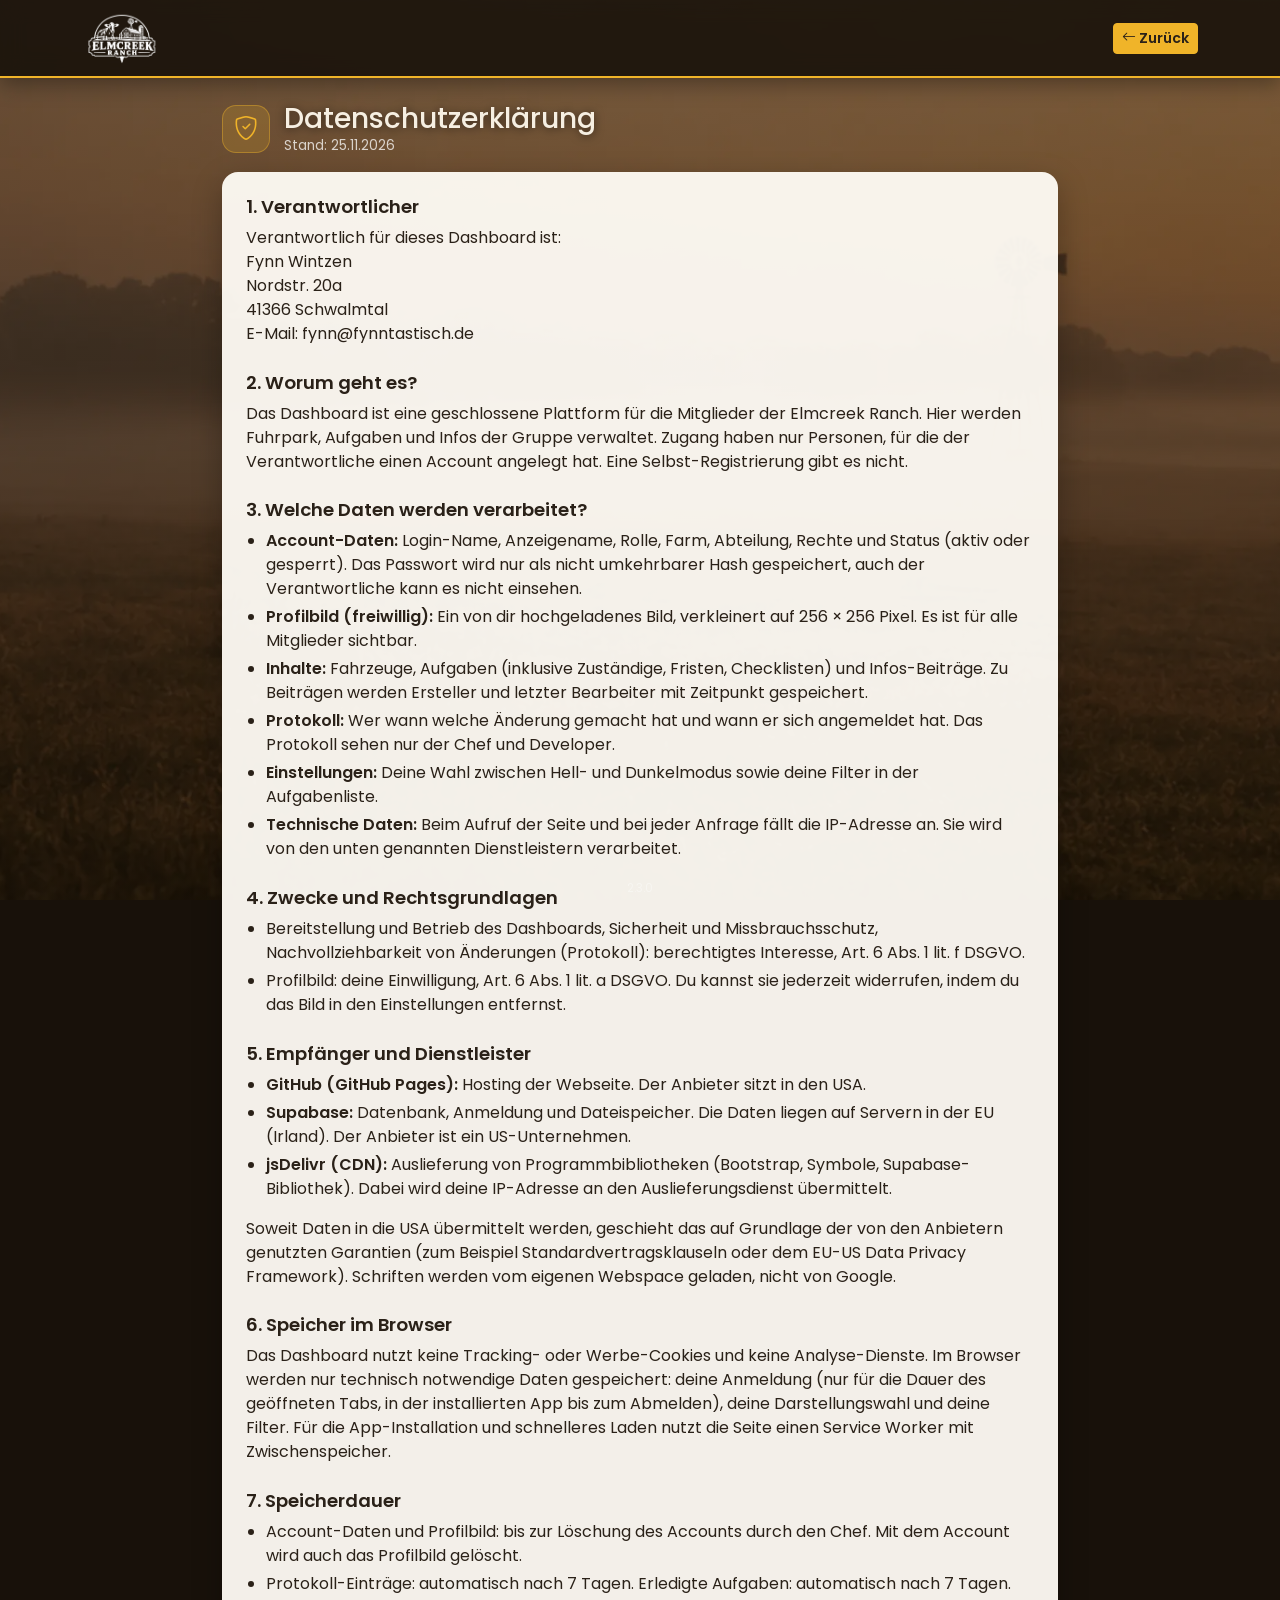
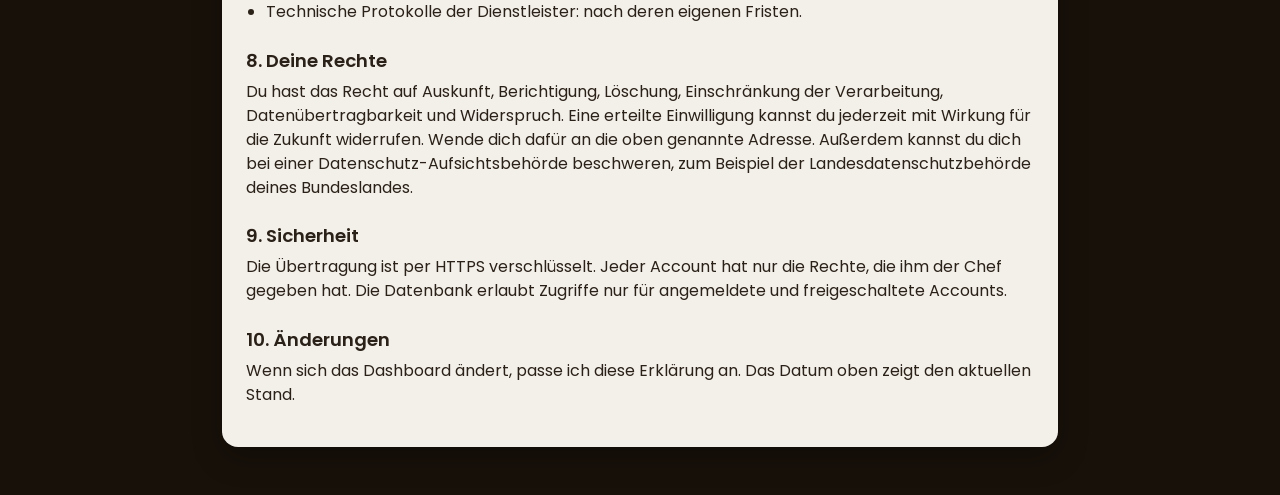
<file: datenschutz.html>
<!doctype html>
<html lang="de">
<head>
<meta charset="utf-8">
<meta name="viewport" content="width=device-width, initial-scale=1">
<title>Datenschutz – Elmcreek Ranch</title>
<link href="https://cdn.jsdelivr.net/npm/bootstrap@5.3.3/dist/css/bootstrap.min.css" rel="stylesheet">
<style>
:root{--soil:#2b2118;--field:#4f6b3a;--barn:#8c3b2a;--hay:#e0b43a;--paper:#f3efe4;--ink:#241c14}
body{background:linear-gradient(rgba(243,239,228,.9),rgba(243,239,228,.9)),url(img/bg.jpg) center/cover fixed;color:var(--ink);font-family:"Segoe UI",system-ui,sans-serif;min-height:100vh}
.topbar{background:var(--soil);color:#f3efe4;border-bottom:4px solid var(--hay)}
.topbar .btn-outline-light{--bs-btn-border-color:#8a7a66}
.brand{font-weight:700}
.btn-hay{background:var(--hay);border-color:var(--hay);color:var(--ink);font-weight:600}
.btn-hay:hover{background:#c9a02e;border-color:#c9a02e}
.btn:focus-visible{outline:3px solid var(--hay);outline-offset:2px}
.panel{background:#fff;border-radius:6px;box-shadow:0 2px 10px rgba(43,33,24,.1)}
.table th{font-weight:600;color:#6b5d4d;border-bottom-color:var(--soil)}
.role{border-radius:4px;padding:.1rem .5rem;font-size:.85rem;font-weight:600;background:#efe9d8}
.role.chef{background:var(--soil);color:var(--hay)}
.role.dev{background:var(--field);color:#fff}
.role.test{background:var(--barn);color:#fff}
.post{background:#fff;border-radius:6px;box-shadow:0 2px 10px rgba(43,33,24,.1);padding:1.25rem 1.5rem;margin-bottom:1rem}
.post h2{font-size:1.35rem}
.post .body{white-space:pre-wrap;overflow-wrap:anywhere}
.post-tile{cursor:pointer;transition:transform .15s}
.post-tile:hover{transform:translateY(-2px)}
.post-tile:focus-visible{outline:3px solid var(--hay);outline-offset:2px}
.preview{display:-webkit-box;-webkit-line-clamp:3;-webkit-box-orient:vertical;overflow:hidden;color:#4a3f33;overflow-wrap:anywhere}
#rBody{white-space:pre-wrap;overflow-wrap:anywhere}
</style>
<script src="js/theme-init.js"></script>
<link rel="stylesheet" href="css/responsive.css">
<link href="https://cdn.jsdelivr.net/npm/bootstrap-icons@1.11.3/font/bootstrap-icons.min.css" rel="stylesheet">
<link rel="stylesheet" href="css/theme.css">
<link rel="manifest" href="manifest.webmanifest">
<meta name="theme-color" content="#18110a">
<link rel="icon" type="image/png" href="img/icons/icon-192.png">
<link rel="apple-touch-icon" href="img/icons/apple-touch-icon.png">
<meta name="mobile-web-app-capable" content="yes">
<meta name="apple-mobile-web-app-capable" content="yes">
<meta name="apple-mobile-web-app-title" content="Elmcreek">
<meta name="apple-mobile-web-app-status-bar-style" content="black">
</head>
<body>
<nav class="navbar topbar" data-bs-theme="dark" aria-label="Kopfzeile"><div class="container py-1 gap-2">
  <a class="navbar-brand brand" href="uebersicht.html" title="Zur Übersicht"><img class="brand-logo" src="img/logo-nav.png" alt="Elmcreek Ranch"></a>
  <button class="btn btn-sm btn-hay ms-auto" onclick="history.length>1?history.back():location.href='index.html'"><i class="bi bi-arrow-left" aria-hidden="true"></i> Zurück</button>
</div></nav>

<main class="container py-4" style="max-width:860px">
  <div class="page-head mb-3"><span class="page-icon"><i class="bi bi-shield-check" aria-hidden="true"></i></span><div><h1 class="h3 mb-0">Datenschutzerklärung</h1><div class="page-sub">Stand: 25.11.2026</div></div></div>

  <div class="panel p-4 legal">
    <h2>1. Verantwortlicher</h2>
    <p>Verantwortlich für dieses Dashboard ist:<br>
    Fynn Wintzen<br>
    Nordstr. 20a<br>
    41366 Schwalmtal<br>
    E-Mail: fynn@fynntastisch.de</p>

    <h2>2. Worum geht es?</h2>
    <p>Das Dashboard ist eine geschlossene Plattform für die Mitglieder der Elmcreek Ranch. Hier werden Fuhrpark, Aufgaben und Infos der Gruppe verwaltet. Zugang haben nur Personen, für die der Verantwortliche einen Account angelegt hat. Eine Selbst-Registrierung gibt es nicht.</p>

    <h2>3. Welche Daten werden verarbeitet?</h2>
    <ul>
      <li><strong>Account-Daten:</strong> Login-Name, Anzeigename, Rolle, Farm, Abteilung, Rechte und Status (aktiv oder gesperrt). Das Passwort wird nur als nicht umkehrbarer Hash gespeichert, auch der Verantwortliche kann es nicht einsehen.</li>
      <li><strong>Profilbild (freiwillig):</strong> Ein von dir hochgeladenes Bild, verkleinert auf 256 × 256 Pixel. Es ist für alle Mitglieder sichtbar.</li>
      <li><strong>Inhalte:</strong> Fahrzeuge, Aufgaben (inklusive Zuständige, Fristen, Checklisten) und Infos-Beiträge. Zu Beiträgen werden Ersteller und letzter Bearbeiter mit Zeitpunkt gespeichert.</li>
      <li><strong>Protokoll:</strong> Wer wann welche Änderung gemacht hat und wann er sich angemeldet hat. Das Protokoll sehen nur der Chef und Developer.</li>
      <li><strong>Einstellungen:</strong> Deine Wahl zwischen Hell- und Dunkelmodus sowie deine Filter in der Aufgabenliste.</li>
      <li><strong>Technische Daten:</strong> Beim Aufruf der Seite und bei jeder Anfrage fällt die IP-Adresse an. Sie wird von den unten genannten Dienstleistern verarbeitet.</li>
    </ul>

    <h2>4. Zwecke und Rechtsgrundlagen</h2>
    <ul>
      <li>Bereitstellung und Betrieb des Dashboards, Sicherheit und Missbrauchsschutz, Nachvollziehbarkeit von Änderungen (Protokoll): berechtigtes Interesse, Art. 6 Abs. 1 lit. f DSGVO.</li>
      <li>Profilbild: deine Einwilligung, Art. 6 Abs. 1 lit. a DSGVO. Du kannst sie jederzeit widerrufen, indem du das Bild in den Einstellungen entfernst.</li>
    </ul>

    <h2>5. Empfänger und Dienstleister</h2>
    <ul>
      <li><strong>GitHub (GitHub Pages):</strong> Hosting der Webseite. Der Anbieter sitzt in den USA.</li>
      <li><strong>Supabase:</strong> Datenbank, Anmeldung und Dateispeicher. Die Daten liegen auf Servern in der EU (Irland). Der Anbieter ist ein US-Unternehmen.</li>
      <li><strong>jsDelivr (CDN):</strong> Auslieferung von Programmbibliotheken (Bootstrap, Symbole, Supabase-Bibliothek). Dabei wird deine IP-Adresse an den Auslieferungsdienst übermittelt.</li>
    </ul>
    <p>Soweit Daten in die USA übermittelt werden, geschieht das auf Grundlage der von den Anbietern genutzten Garantien (zum Beispiel Standardvertragsklauseln oder dem EU-US Data Privacy Framework). Schriften werden vom eigenen Webspace geladen, nicht von Google.</p>

    <h2>6. Speicher im Browser</h2>
    <p>Das Dashboard nutzt keine Tracking- oder Werbe-Cookies und keine Analyse-Dienste. Im Browser werden nur technisch notwendige Daten gespeichert: deine Anmeldung (nur für die Dauer des geöffneten Tabs, in der installierten App bis zum Abmelden), deine Darstellungswahl und deine Filter. Für die App-Installation und schnelleres Laden nutzt die Seite einen Service Worker mit Zwischenspeicher.</p>

    <h2>7. Speicherdauer</h2>
    <ul>
      <li>Account-Daten und Profilbild: bis zur Löschung des Accounts durch den Chef. Mit dem Account wird auch das Profilbild gelöscht.</li>
      <li>Protokoll-Einträge: automatisch nach 7 Tagen. Erledigte Aufgaben: automatisch nach 7 Tagen.</li>
      <li>Technische Protokolle der Dienstleister: nach deren eigenen Fristen.</li>
    </ul>

    <h2>8. Deine Rechte</h2>
    <p>Du hast das Recht auf Auskunft, Berichtigung, Löschung, Einschränkung der Verarbeitung, Datenübertragbarkeit und Widerspruch. Eine erteilte Einwilligung kannst du jederzeit mit Wirkung für die Zukunft widerrufen. Wende dich dafür an die oben genannte Adresse. Außerdem kannst du dich bei einer Datenschutz-Aufsichtsbehörde beschweren, zum Beispiel der Landesdatenschutzbehörde deines Bundeslandes.</p>

    <h2>9. Sicherheit</h2>
    <p>Die Übertragung ist per HTTPS verschlüsselt. Jeder Account hat nur die Rechte, die ihm der Chef gegeben hat. Die Datenbank erlaubt Zugriffe nur für angemeldete und freigeschaltete Accounts.</p>

    <h2>10. Änderungen</h2>
    <p>Wenn sich das Dashboard ändert, passe ich diese Erklärung an. Das Datum oben zeigt den aktuellen Stand.</p>
  </div>
</main>

<script src="js/version.js"></script>
</body>

<!-- 
                    _,)
            _..._.-;-'
         .-'     `(
        /      ;   \
       ;.' ;`  ,;  ;
      .'' ``. (  \ ;
     / f_ _L \ ;  )\
     \/|` '|\/;; <;/
    ((; \_/  (()       Fynn Wintzen - 01.11.2026
         "
-->
</html>
</file>
<file: css/responsive.css>
/* Responsive Anpassungen für Handy und Tablet (wird von allen Dashboard-Seiten geladen) */

/* Navigation und Menüleiste: siehe theme.css */

/* Tabellen werden auf dem Handy zu Karten, die Spaltenüberschriften entfallen */
@media (max-width: 575.98px) {
  .stack, .stack tbody, .stack tr { display: block; }
  .stack thead { display: none; }
  .stack tbody tr { border: 1px solid var(--line, #e0d9c6); border-radius: 12px; padding: .5rem .75rem; margin-top: .75rem; background: var(--card-bg, #fff); color: var(--surface-ink, #2a2118); }
  .stack td { display: flex; justify-content: space-between; align-items: center; gap: 1rem; border: 0; box-shadow: none; padding: .3rem 0; text-align: right; background: transparent; }
  .stack td::before { content: attr(data-label); font-size: .8rem; color: var(--surface-muted, #6b5d4d); font-weight: 600; text-align: left; }
  .stack td[data-label=""] { justify-content: flex-end; padding-top: .6rem; }
  .stack td[data-label=""]::before { display: none; }
}

/* Aufgaben: auf dem Handy nur die Listenansicht, der Umschalter Board/Liste entfällt */
@media (max-width: 767.98px) {
  .view-toggle { display: none; }
}

/* Werkzeugleisten und Ränder */
@media (max-width: 575.98px) {
  .fleet-actions input { flex: 1; min-width: 0; }
  main.container-fluid, .topbar .container-fluid { padding-left: .75rem !important; padding-right: .75rem !important; }
  .toolbar > h1 { flex: 1 1 100%; }
  .toolbar > .w-auto { flex: 1 1 45%; width: auto !important; }
  .toolbar > .btn-group { flex: 1 1 45%; }
  .toolbar > .btn-group .btn { flex: 1; }
  .toolbar > .btn-hay { flex: 1 1 100%; }
  .farm-btn { min-height: 140px; padding: 1.5rem; }
  .stat .n { font-size: 2rem; }
}

/* Touch-Geräte: größere Ziele, kein Zoomen beim Tippen in Felder */
@media (pointer: coarse) {
  .btn-sm { padding: .45rem .75rem; }
  .form-select-sm, .form-control-sm { font-size: 1rem; }
  .form-check-input { width: 1.25em; height: 1.25em; }
  .card-task { cursor: pointer; }
}

/* Update-Logs: Aufzählungspunkte immer sichtbar */
#news ul { list-style: disc outside; padding-left: 1.25rem; margin-bottom: 0; }
#news li { display: list-item; }
</file>
<file: css/theme.css>
/* Elmcreek Ranch – Abendlicht-Design (Version 2.0). Wird nach responsive.css geladen. */

/* Schriften (lokal, Dateien siehe fonts/README.txt) */
@font-face { font-family: "Poppins"; font-style: normal; font-weight: 400; font-display: swap; src: url(../fonts/poppins-400.woff2) format("woff2"); }
@font-face { font-family: "Poppins"; font-style: normal; font-weight: 500; font-display: swap; src: url(../fonts/poppins-500.woff2) format("woff2"); }
@font-face { font-family: "Poppins"; font-style: normal; font-weight: 600; font-display: swap; src: url(../fonts/poppins-600.woff2) format("woff2"); }
@font-face { font-family: "Playfair Display"; font-style: normal; font-weight: 600; font-display: swap; src: url(../fonts/playfair-display-600.woff2) format("woff2"); }
@font-face { font-family: "Playfair Display"; font-style: normal; font-weight: 700; font-display: swap; src: url(../fonts/playfair-display-700.woff2) format("woff2"); }

:root { --surface: rgba(255, 252, 246, .95); --surface-ink: #2a2118; --surface-muted: #6b5d4d; --chip-bg: #efe9d8; --card-bg: #fff; --line: #e6dcc8; --hay: #f0b429; --soil: #18110a; --ink: #2a2118; --cream: #fbf7ee; --field: #4f6b3a; --barn: #8c3b2a; --muted: #6b5d4d; }

/* Hintergrund: abgedunkeltes Foto, fest hinter allen Seiten */
html { background: #18110a; }
body { background: none; color: #f6efe2; font-family: Poppins, "Segoe UI", system-ui, -apple-system, sans-serif; min-height: 100vh; }
body::before { content: ""; position: fixed; inset: 0; z-index: -1; background: linear-gradient(rgba(18, 12, 6, .55), rgba(18, 12, 6, .74)), url(../img/bg-inner-m.webp) center / cover no-repeat; }
body.bg-farm::before { background: linear-gradient(rgba(18, 12, 6, .35), rgba(18, 12, 6, .6)), url(../img/bg-farm-m.webp) center / cover no-repeat; }
@media (min-width: 768px) {
  body::before { background: linear-gradient(rgba(18, 12, 6, .5), rgba(18, 12, 6, .72)), url(../img/bg-inner.webp) center / cover no-repeat; }
  body.bg-farm::before { background: linear-gradient(rgba(18, 12, 6, .3), rgba(18, 12, 6, .55)), url(../img/bg-farm.webp) center / cover no-repeat; }
}
main h1 { text-shadow: 0 1px 10px rgba(0, 0, 0, .55); }
.app-version { color: rgba(255, 255, 255, .55) !important; }

/* Karten, Kacheln und Spalten */
.panel, .post, .accordion, .card-task { color: var(--surface-ink); }
.modal-content { color: var(--bs-body-color); }
.panel { background: var(--surface); border-radius: 16px; box-shadow: 0 10px 30px rgba(0, 0, 0, .28); }
.post { background: var(--surface); border-radius: 16px; box-shadow: 0 10px 30px rgba(0, 0, 0, .28); }
/* Aufgaben-Spalten: dunkles Glas, damit die weißen Aufgaben-Karten hervortreten */
.col-status { background: rgba(20, 14, 8, .4); color: #fff; border: 1px solid rgba(255, 255, 255, .14); border-radius: 18px; -webkit-backdrop-filter: blur(6px); backdrop-filter: blur(6px); box-shadow: 0 10px 28px rgba(0, 0, 0, .3); }
.col-status.over { outline: 3px dashed var(--hay); }
.col-head .n { background: rgba(255, 255, 255, .2); color: #fff; }
.col-status .add { border-color: rgba(255, 255, 255, .4); color: rgba(255, 255, 255, .88); }
.col-status .add:hover { background: rgba(255, 255, 255, .12); }
.card-task { border-radius: 12px; }
.accordion { border-radius: 16px; overflow: hidden; box-shadow: 0 10px 30px rgba(0, 0, 0, .28); }
.modal-content { border: 0; border-radius: 18px; }
.modal-header, .modal-footer { border-color: #eee5d3; }

/* Buttons */
.btn-hay { background: var(--hay); border-color: var(--hay); color: var(--ink); font-weight: 600; }
.btn-hay:hover, .btn-hay:focus-visible { background: #ffc43a; border-color: #ffc43a; color: var(--ink); }
.toolbar .btn-outline-dark, .btn-group.view-toggle .btn-outline-dark {
  --bs-btn-color: #fff; --bs-btn-border-color: rgba(255, 255, 255, .45);
  --bs-btn-hover-bg: rgba(255, 255, 255, .15); --bs-btn-hover-color: #fff; --bs-btn-hover-border-color: #fff;
  --bs-btn-active-bg: var(--hay); --bs-btn-active-color: var(--ink); --bs-btn-active-border-color: var(--hay);
}
.toolbar .form-control, .toolbar .form-select { border-radius: 12px; border-color: transparent; }

/* Kategorien im Fuhrpark */
.nav-pills .nav-link { color: rgba(255, 255, 255, .88); }
.nav-pills .nav-link:hover { background: rgba(255, 255, 255, .1); }
.nav-pills .nav-link.active { background: var(--hay); color: var(--ink); }
.nav-pills .badge { background: rgba(255, 255, 255, .2) !important; color: #fff; }
.nav-pills .nav-link.active .badge { background: rgba(0, 0, 0, .15) !important; color: var(--ink); }

/* Menüleiste */
.topbar { position: sticky; top: 0; z-index: 1030; background: rgba(20, 14, 8, .86); -webkit-backdrop-filter: blur(10px); backdrop-filter: blur(10px); border-bottom: 2px solid var(--hay); box-shadow: 0 6px 20px rgba(0, 0, 0, .35); }
.topbar .brand { margin: 0; padding: 0; }
.brand-logo { height: 52px; width: auto; display: block; }
.topbar .navbar-toggler { border-color: rgba(255, 255, 255, .4); padding: .3rem .55rem; }
.topbar .navbar-toggler:focus { box-shadow: 0 0 0 .15rem var(--hay); }
.topbar .who { color: rgba(255, 255, 255, .82); white-space: nowrap; }
.topbar .btn-outline-light { --bs-btn-border-color: rgba(255, 255, 255, .4); }
.navl { gap: .25rem; }
.navi { display: inline-flex; align-items: center; gap: .45rem; padding: .5rem .8rem; border-radius: 10px; color: rgba(255, 255, 255, .84); text-decoration: none; font-weight: 500; font-size: .9rem; white-space: nowrap; transition: background .15s, color .15s; }
.navi .bi { font-size: 1.05rem; }
.navi:hover, .navi:focus-visible { background: rgba(255, 255, 255, .1); color: #fff; }
.navi.active { color: #fff; background: rgba(240, 180, 41, .16); box-shadow: inset 0 -2px 0 var(--hay); }
@media (max-width: 1199.98px) {
  .brand-logo { height: 42px; }
  .topbar .navbar-collapse { padding: .25rem 0 .75rem; }
  .navi { padding: .7rem .85rem; font-size: 1rem; }
  .menu-actions .btn { display: flex; align-items: center; justify-content: flex-start; gap: .5rem; width: 100%; padding: .65rem .85rem; font-size: .95rem; }
  .menu-actions .btn-hay { justify-content: center; }
  .topbar .who { max-width: 46vw; overflow: hidden; text-overflow: ellipsis; }
}

/* Seitenköpfe mit Symbol */
.page-head { display: flex; align-items: center; gap: .9rem; }
.page-head h1 { margin: 0; }
.page-icon { display: flex; align-items: center; justify-content: center; flex: 0 0 auto; width: 48px; height: 48px; border-radius: 14px; background: rgba(240, 180, 41, .18); border: 1px solid rgba(240, 180, 41, .4); color: var(--hay); font-size: 1.5rem; }
.page-sub { color: rgba(255, 255, 255, .75); font-size: .85rem; }
.panel-head { display: flex; align-items: center; justify-content: space-between; gap: .75rem; margin-bottom: .75rem; }
.panel-head h2 { margin: 0; font-size: 1.1rem; font-weight: 600; display: flex; align-items: center; gap: .5rem; }
.panel-head h2 .bi { color: #c58f10; }
#lateTitle .bi { color: #b3261e; }
@media (max-width: 575.98px) { .toolbar > .page-head { flex: 1 1 100%; } }

/* Übersicht: Hero mit Kacheln */
.hero { position: relative; border-radius: 20px; overflow: hidden; margin-bottom: 1.5rem; padding: 2.25rem 2rem; min-height: 340px; display: flex; flex-wrap: wrap; align-items: flex-end; justify-content: space-between; gap: 1.5rem; box-shadow: 0 14px 40px rgba(0, 0, 0, .4);
  background: linear-gradient(90deg, rgba(18, 12, 6, .82) 0%, rgba(18, 12, 6, .45) 45%, rgba(18, 12, 6, .12) 100%), url(../img/hero-cow-m.webp) 20% 30% / cover no-repeat; }
@media (min-width: 768px) {
  .hero { background: linear-gradient(90deg, rgba(18, 12, 6, .8) 0%, rgba(18, 12, 6, .4) 45%, rgba(18, 12, 6, .1) 100%), url(../img/hero-cow.webp) center 30% / cover no-repeat; }
}
.hero-text { max-width: 520px; }
.hero-title { font-family: "Playfair Display", Georgia, serif; font-weight: 700; font-size: clamp(1.9rem, 4.5vw, 3rem); line-height: 1.12; margin: 0; text-shadow: 0 2px 14px rgba(0, 0, 0, .65); }
.hero-divider { display: flex; align-items: center; gap: .6rem; margin: .9rem 0; color: var(--hay); font-size: .6rem; }
.hero-divider::before, .hero-divider::after { content: ""; height: 1px; width: 52px; background: rgba(240, 180, 41, .7); }
.hero-sub { margin: 0; font-weight: 500; color: #f4e9d2; letter-spacing: .02em; text-shadow: 0 1px 8px rgba(0, 0, 0, .6); }
.hero-tiles { display: grid; grid-template-columns: repeat(2, 1fr); gap: .8rem; width: min(430px, 100%); }
.tile { display: flex; flex-direction: column; gap: .2rem; padding: 1rem 1.1rem; border-radius: 16px; color: #fff; text-decoration: none; border: 1px solid rgba(255, 255, 255, .16); box-shadow: 0 8px 22px rgba(0, 0, 0, .35); -webkit-backdrop-filter: blur(6px); backdrop-filter: blur(6px); transition: transform .15s; }
.tile:hover, .tile:focus-visible { transform: translateY(-3px); color: #fff; }
.tile-ic { font-size: 1.5rem; opacity: .95; }
.tile .n { font-size: 2.1rem; font-weight: 700; line-height: 1.05; }
.tile .l { font-size: .82rem; opacity: .92; }
.t-haupt { background: rgba(70, 104, 50, .9); }
.t-neben { background: rgba(139, 69, 38, .9); }
.t-open { background: rgba(38, 30, 20, .88); }
.t-late { background: rgba(176, 36, 30, .9); }
@media (max-width: 767.98px) { .hero { padding: 1.5rem 1.25rem; min-height: 300px; } .hero-tiles { width: 100%; } }

/* Farm-Auswahl mit Fotokarten */
.farm-card { position: relative; display: block; width: 100%; padding: 0; border: 1px solid rgba(255, 255, 255, .2); border-radius: 20px; overflow: hidden; background: #201810; color: #fff; text-align: left; aspect-ratio: 16 / 10; box-shadow: 0 14px 36px rgba(0, 0, 0, .45); transition: transform .2s; }
.farm-card:hover, .farm-card:focus-visible { transform: translateY(-4px); }
.farm-card img { position: absolute; inset: 0; width: 100%; height: 100%; object-fit: cover; object-position: center 42%; }
.farm-card::after { content: ""; position: absolute; inset: 0; background: linear-gradient(180deg, rgba(18, 12, 6, 0) 40%, rgba(18, 12, 6, .88) 100%); }
.farm-card-body { position: absolute; left: 1.25rem; right: 4.5rem; bottom: 1.1rem; z-index: 1; display: flex; flex-direction: column; gap: .15rem; }
.farm-card-title { font-size: 1.5rem; font-weight: 700; }
.farm-card-meta { font-size: .9rem; opacity: .92; }
.farm-card-go { position: absolute; right: 1.1rem; bottom: 1.1rem; z-index: 1; width: 42px; height: 42px; border-radius: 50%; display: flex; align-items: center; justify-content: center; font-size: 1.1rem; color: #fff; }
.farm-card.haupt .farm-card-go { background: #5f9440; }
.farm-card.neben .farm-card-go { background: #a5522f; }

@media (prefers-reduced-motion: reduce) { * { transition: none !important; animation: none !important; } }

/* Aufgaben-Liste: die ganze Zeile bzw. Karte ist anklickbar */
.row-click { cursor: pointer; }
.row-click:hover > td { --bs-table-bg-state: rgba(240, 180, 41, .14); }
.row-click:active { background: rgba(240, 180, 41, .16); }

/* ===== Hell/Dunkel: Karten, Chips und Tabellen folgen der Einstellung (data-bs-theme am html-Element) ===== */
[data-bs-theme="dark"] { --surface: rgba(30, 23, 16, .94); --surface-ink: #f1ead9; --surface-muted: #bfb2a0; --chip-bg: rgba(255, 255, 255, .12); --card-bg: rgba(52, 41, 30, .98); --line: rgba(255, 255, 255, .16); }
.card-task { background: var(--card-bg); }
.card-task.done .t { color: var(--surface-muted); }
.chip { background: var(--chip-bg); }
.plate { background: var(--chip-bg); border-color: var(--surface-muted); color: var(--surface-ink); }
.role { background: var(--chip-bg); color: var(--surface-ink); }
.role.chef { background: var(--soil); color: var(--hay); }
.role.dev { background: var(--field); color: #fff; }
.role.test { background: var(--barn); color: #fff; }
.panel .table th { color: var(--surface-muted); border-bottom-color: var(--line); }
.preview { color: var(--surface-muted); }
.news-link { color: var(--surface-muted); }
.news-link:hover, .news-link:focus-visible { color: var(--surface-ink); }
.border-bottom { border-color: var(--line) !important; }
[data-bs-theme="dark"] .btn-outline-dark { --bs-btn-color: #e9e2d4; --bs-btn-border-color: rgba(255, 255, 255, .4); --bs-btn-hover-color: #fff; --bs-btn-hover-bg: rgba(255, 255, 255, .14); --bs-btn-hover-border-color: #fff; --bs-btn-active-color: #fff; --bs-btn-active-bg: rgba(255, 255, 255, .2); }
[data-bs-theme="dark"] .modal-content { background: #231a12; }
.modal-header, .modal-footer { border-color: var(--line); }

/* ===== Profilbilder ===== */
.avatar { border-radius: 50%; object-fit: cover; display: inline-block; vertical-align: middle; flex: 0 0 auto; background: #2b2118; }
.avatar-ph { display: inline-flex; align-items: center; justify-content: center; font-weight: 600; color: var(--hay); border: 1px solid rgba(240, 180, 41, .5); }
.av-stack { display: inline-flex; margin-left: auto; }
.av-stack .avatar { margin-left: -8px; box-shadow: 0 0 0 2px var(--card-bg); }
.av-stack .avatar:first-child { margin-left: 0; }
.topbar .who { display: inline-flex; align-items: center; gap: .5rem; text-decoration: none; padding: .25rem .5rem; border-radius: 999px; transition: background .15s; }
.topbar .who:hover, .topbar .who:focus-visible { background: rgba(255, 255, 255, .12); color: #fff; }
.avatar-big { width: 96px; height: 96px; }

/* ===== Ladeplatzhalter ===== */
.tile-ph { display: block; height: 104px; border-radius: 16px; background-color: #fff; }

/* ===== Mehrfachauswahl (Zuständige, Fahrzeuge) ===== */
.pick-chips { display: flex; flex-wrap: wrap; gap: .35rem; margin-bottom: .4rem; }
.pick-chip { display: inline-flex; align-items: center; gap: .3rem; background: var(--chip-bg); color: var(--surface-ink); border-radius: 999px; padding: .15rem .3rem .15rem .35rem; font-size: .85rem; }
.pick-chip button { border: 0; background: transparent; color: inherit; line-height: 1; padding: 0 .25rem; font-size: 1rem; }
.pick-list { max-height: 210px; overflow: auto; }
.pick-list label { display: flex; align-items: center; gap: .5rem; padding: .3rem .25rem; cursor: pointer; border-radius: 8px; }
.pick-list label:hover { background: rgba(240, 180, 41, .14); }

/* ===== Einstellungen ===== */
.theme-opt { display: flex; align-items: center; gap: .75rem; padding: .75rem 1rem; border: 2px solid var(--line); border-radius: 14px; cursor: pointer; flex: 1 1 200px; }
.theme-opt:has(input:checked) { border-color: var(--hay); background: rgba(240, 180, 41, .12); }
.theme-opt .swatch { width: 44px; height: 30px; border-radius: 8px; border: 1px solid rgba(0, 0, 0, .25); }
.swatch-light { background: linear-gradient(135deg, #fffaf0 60%, #efe9d8 60%); }
.swatch-dark { background: linear-gradient(135deg, #2a2018 60%, #4a3b2c 60%); }

/* Überfällige Aufgaben bleiben rot (die Chip-Farbe oben darf sie nicht überschreiben) */
.chip.late, .late { background: var(--barn); color: #fff; }

/* ===== Menü "Verwaltung" (Aufklapp-Menü) ===== */
.navi-group { position: relative; }
.navi-group .navi.dropdown-toggle::after { margin-left: .2rem; }
.dropdown-menu-dark .dropdown-item.active { background: rgba(240, 180, 41, .22); color: #fff; }
@media (max-width: 1199.98px) {
  .navi-group .dropdown-menu { position: static; float: none; background: transparent; border: 0; box-shadow: none; padding: 0 0 .25rem 1rem; margin: 0; }
}

/* ===== Status-Seite ===== */
.ring { width: 132px; height: 132px; display: block; margin: 0 auto; }
.ring-pct { font-size: 24px; font-weight: 700; fill: currentColor; }
.ring-sub { font-size: 9px; fill: currentColor; opacity: .7; }
.status-dot { width: 12px; height: 12px; border-radius: 50%; display: inline-block; flex: 0 0 auto; background: #9aa0a6; }
.status-dot.ok { background: #3ecf8e; animation: pulse-ok 2s infinite; }
.status-dot.warn { background: var(--hay); }
.status-dot.bad { background: #e5484d; }
@keyframes pulse-ok { 0% { box-shadow: 0 0 0 0 rgba(62, 207, 142, .6); } 70% { box-shadow: 0 0 0 10px rgba(62, 207, 142, 0); } 100% { box-shadow: 0 0 0 0 rgba(62, 207, 142, 0); } }
.bar-track { height: 8px; border-radius: 99px; background: var(--chip-bg); overflow: hidden; }
.bar-fill { height: 100%; border-radius: 99px; background: var(--hay); }
.fact-n { font-size: 1.6rem; font-weight: 700; line-height: 1.1; }
.status-overlay { position: fixed; left: 50%; top: 92px; transform: translateX(-50%); z-index: 1060; display: flex; align-items: center; gap: .6rem; padding: .5rem 1.1rem; border-radius: 999px; background: rgba(20, 14, 8, .92); color: #fff; box-shadow: 0 8px 24px rgba(0, 0, 0, .45); border: 1px solid rgba(255, 255, 255, .15); }
.status-overlay[hidden] { display: none; }
#statusWrap.busy { opacity: .6; transition: opacity .2s; }

/* ===== Datenschutz ===== */
.legal h2 { font-size: 1.15rem; font-weight: 600; margin-top: 1.6rem; }
.legal h2:first-child { margin-top: 0; }
.legal ul { padding-left: 1.25rem; }
.legal li { margin-bottom: .25rem; }
.todo { background: rgba(240, 180, 41, .35); padding: 0 .25rem; border-radius: 4px; }
</file>
